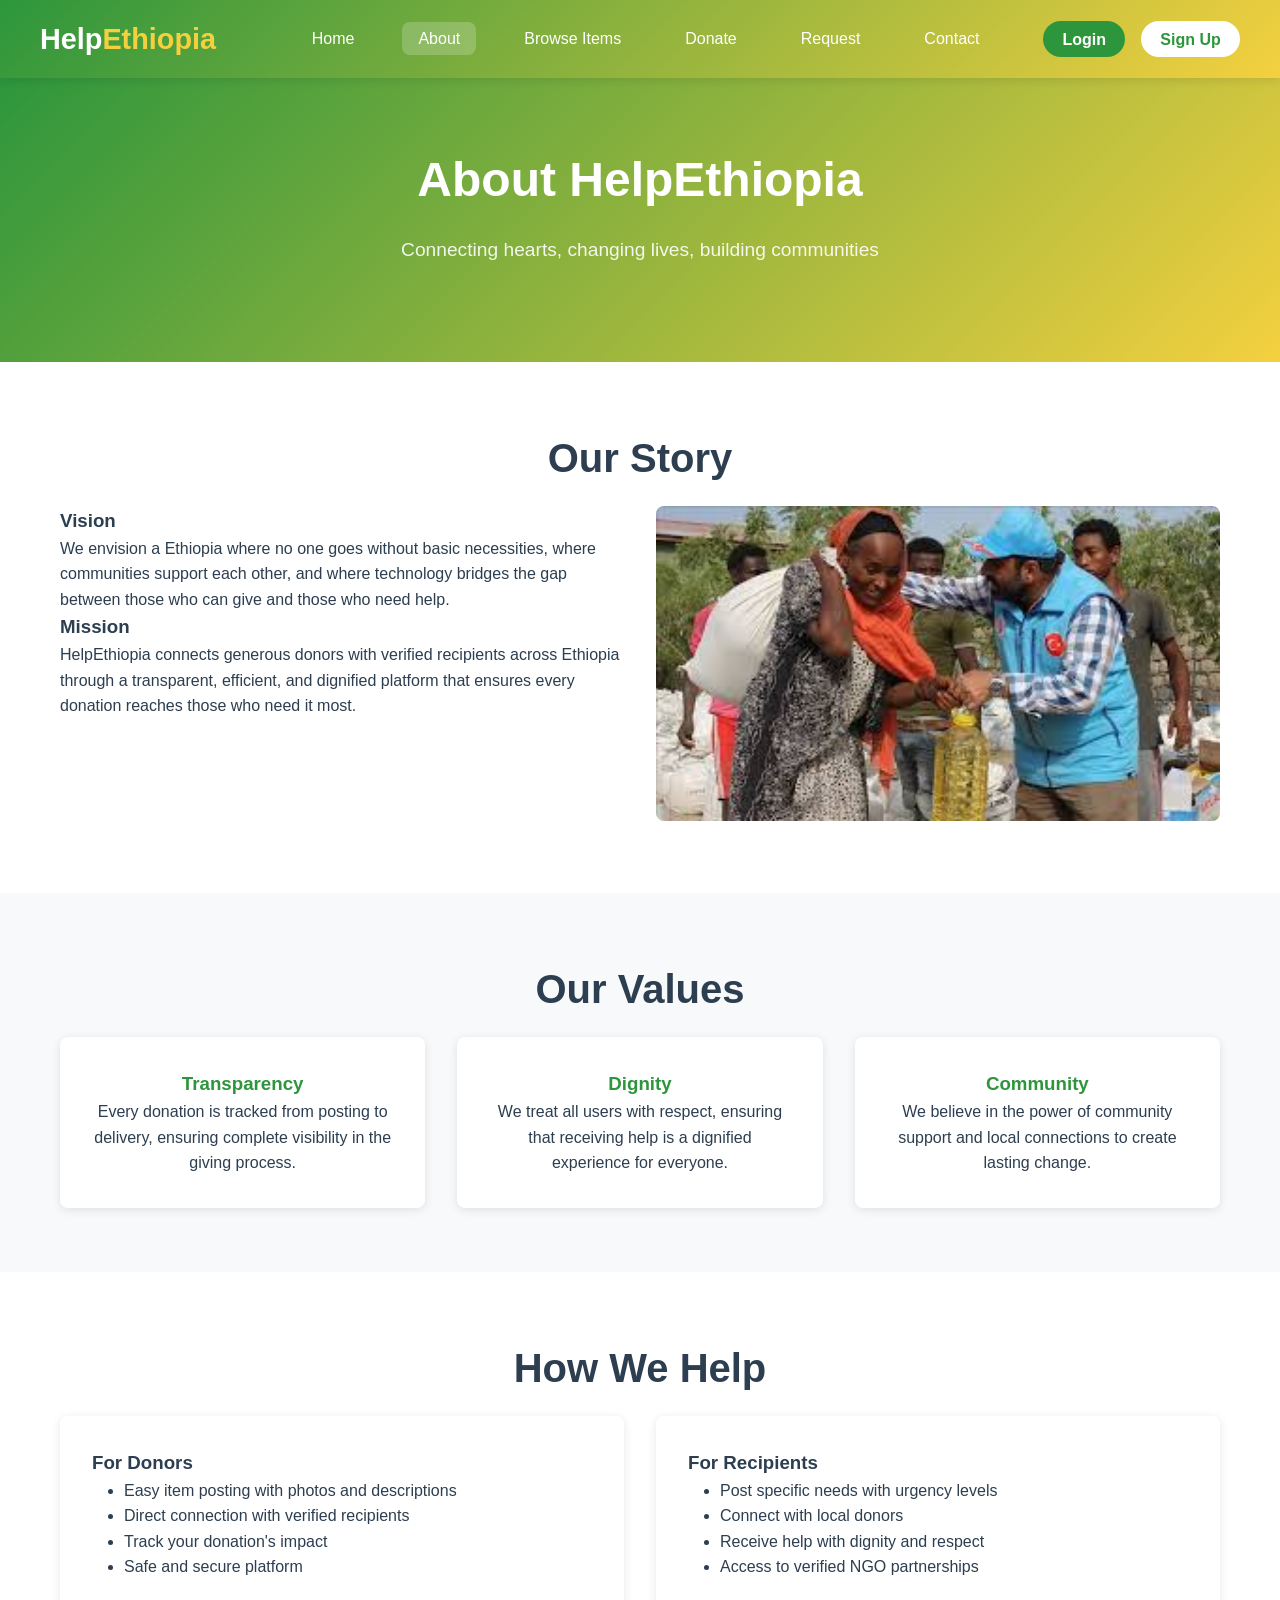
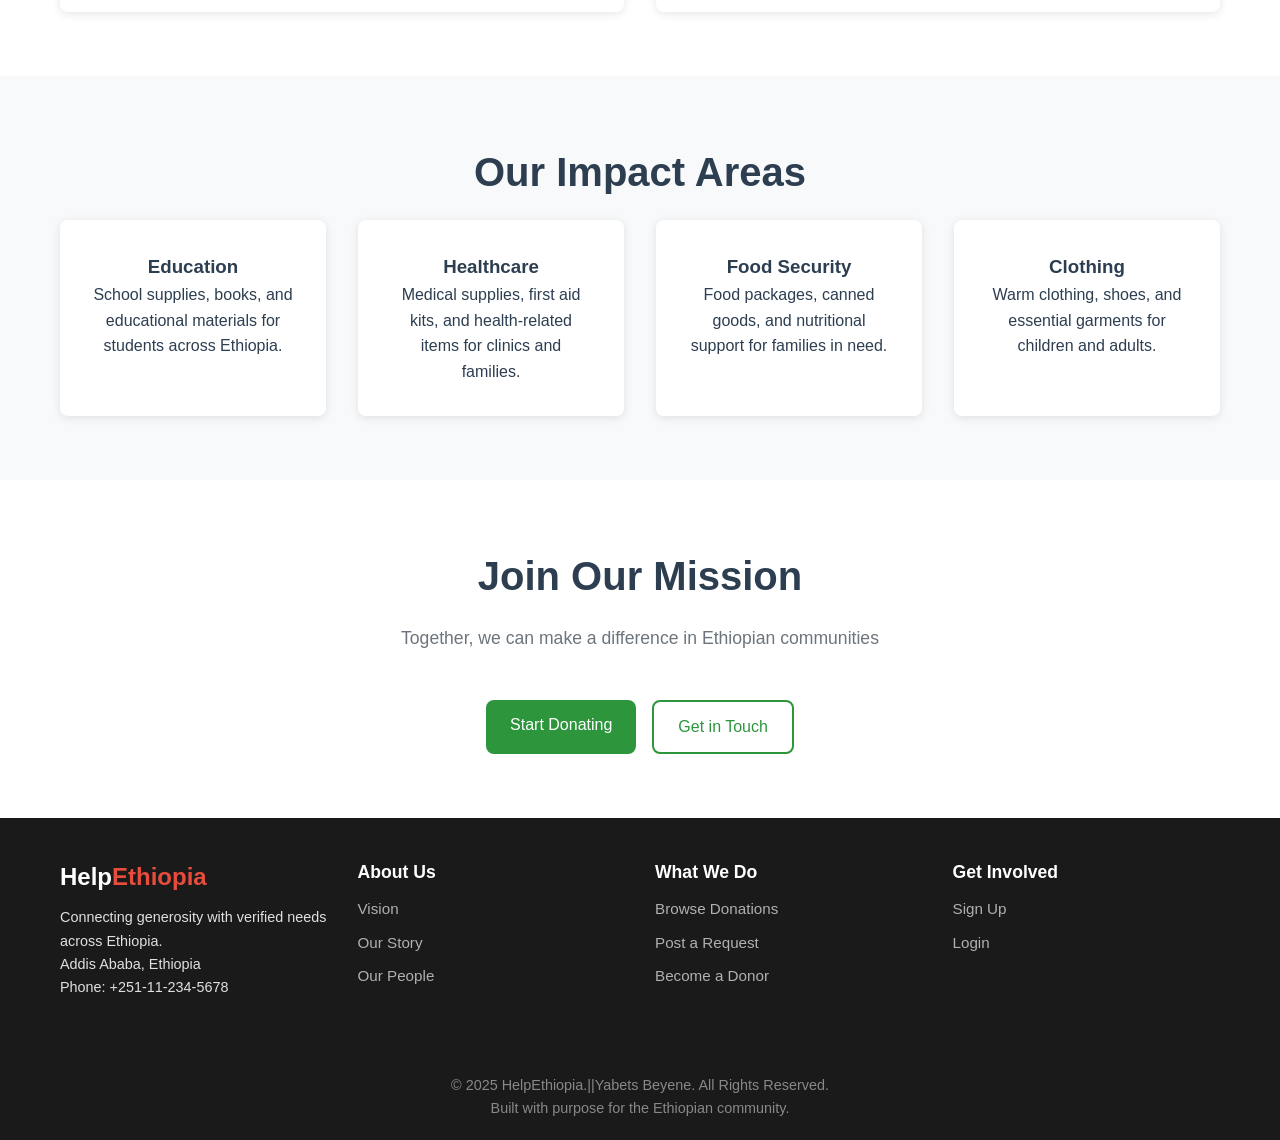
<file: about.html>
<!DOCTYPE html>
<html lang="en">
<head>
    <meta charset="UTF-8">
    <meta name="viewport" content="width=device-width, initial-scale=1.0">
    <title>About Us - HelpEthiopia</title>
    <link rel="icon" type="image/jpeg" href="images/download.jpg">
    <link rel="stylesheet" href="css/style.css">
    

</head>
<body>
    <!-- Navigation -->
    <header>
        <nav class="navbar container">
            <div class="logo">Help<span>Ethiopia</span></div>
            <ul class="nav-links">
                <li><a href="index.html">Home</a></li>
                <li><a href="about.html" class="active">About</a></li>
                <li><a href="items.html">Browse Items</a></li>
                <li><a href="donate.html">Donate</a></li>
                <li><a href="request.html">Request</a></li>
                <li><a href="contact.html">Contact</a></li>
            </ul>
            <ul class="nav-auth">
                <li><a href="login.html" class="btn-login">Login</a></li>
                <li><a href="signup.html" class="btn-signup">Sign Up</a></li>
            </ul>
        </nav>
    </header>

    <!-- Hero Section -->
    <section class="hero">
        <div class="container">
            <h1>About HelpEthiopia</h1>
            <p>Connecting hearts, changing lives, building communities</p>
        </div>
    </section>

    <!-- Our Story Section -->
    <section class="section">
        <div class="container">
            <h2 class="section-title">Our Story</h2>
            <div class="grid grid-2">
                <div>
                    <h3>Vision</h3>
                    <p>We envision a Ethiopia where no one goes without basic necessities, where communities support each other, and where technology bridges the gap between those who can give and those who need help.</p>
                    
                    <h3>Mission</h3>
                    <p>HelpEthiopia connects generous donors with verified recipients across Ethiopia through a transparent, efficient, and dignified platform that ensures every donation reaches those who need it most.</p>
                </div>
                <div>
                    <img src="images/giving food.jpg" alt="Community helping" style="width: 100%; border-radius: var(--border-radius);">
                </div>
            </div>
        </div>
    </section>

    <!-- Values Section -->
    <section class="section" style="background-color: var(--light-gray);">
        <div class="container">
            <h2 class="section-title">Our Values</h2>
            <div class="grid grid-3">
                <div class="card text-center">
                    <h3 style="color: var(--primary-green);">Transparency</h3>
                    <p>Every donation is tracked from posting to delivery, ensuring complete visibility in the giving process.</p>
                </div>
                <div class="card text-center">
                    <h3 style="color: var(--primary-green);">Dignity</h3>
                    <p>We treat all users with respect, ensuring that receiving help is a dignified experience for everyone.</p>
                </div>
                <div class="card text-center">
                    <h3 style="color: var(--primary-green);">Community</h3>
                    <p>We believe in the power of community support and local connections to create lasting change.</p>
                </div>
            </div>
        </div>
    </section>

    <!-- How We Help Section -->
    <section class="section">
        <div class="container">
            <h2 class="section-title">How We Help</h2>
            <div class="grid grid-2">
                <div class="card">
                    <h3>For Donors</h3>
                    <ul style="list-style: disc; margin-left: 2rem;">
                        <li>Easy item posting with photos and descriptions</li>
                        <li>Direct connection with verified recipients</li>
                        <li>Track your donation's impact</li>
                        <li>Safe and secure platform</li>
                    </ul>
                </div>
                <div class="card">
                    <h3>For Recipients</h3>
                    <ul style="list-style: disc; margin-left: 2rem;">
                        <li>Post specific needs with urgency levels</li>
                        <li>Connect with local donors</li>
                        <li>Receive help with dignity and respect</li>
                        <li>Access to verified NGO partnerships</li>
                    </ul>
                </div>
            </div>
        </div>
    </section>

    <!-- Team Section -->
    <section class="section" style="background-color: var(--light-gray);">
        <div class="container">
            <h2 class="section-title">Our Impact Areas</h2>
            <div class="grid grid-4">
                <div class="card text-center">
                    <h3>Education</h3>
                    <p>School supplies, books, and educational materials for students across Ethiopia.</p>
                </div>
                <div class="card text-center">
                    <h3>Healthcare</h3>
                    <p>Medical supplies, first aid kits, and health-related items for clinics and families.</p>
                </div>
                <div class="card text-center">
                    <h3>Food Security</h3>
                    <p>Food packages, canned goods, and nutritional support for families in need.</p>
                </div>
                <div class="card text-center">
                    <h3>Clothing</h3>
                    <p>Warm clothing, shoes, and essential garments for children and adults.</p>
                </div>
            </div>
        </div>
    </section>

    <!-- Call to Action -->
    <section class="section">
        <div class="container text-center">
            <h2 class="section-title">Join Our Mission</h2>
            <p class="section-subtitle">Together, we can make a difference in Ethiopian communities</p>
            <div class="hero-buttons">
                <a href="donate.html" class="btn btn-primary">Start Donating</a>
                <a href="contact.html" class="btn btn-outline">Get in Touch</a>
            </div>
        </div>
    </section>

    <!-- Footer -->
   <footer class="footer-main">
    <div class="container footer-content">
        <div class="footer-logo-col">
            <div class="footer-logo">Help<span>Ethiopia</span></div>
            <p class="footer-info">
                Connecting generosity with verified needs across Ethiopia.<br>
                Addis Ababa, Ethiopia<br>
                Phone: +251-11-234-5678
            </p>
            <div class="footer-social">
                <a href="#"><i class="fab fa-facebook-f"></i></a>
                <a href="#"><i class="fab fa-twitter"></i></a>
                <a href="#"><i class="fab fa-instagram"></i></a>
                <a href="#"><i class="fab fa-linkedin-in"></i></a>
            </div>
        </div>

        <div class="footer-col">
            <h4>About Us</h4>
            <ul>
                <li><a href="about.html#vision">Vision</a></li>
                <li><a href="about.html#story">Our Story</a></li>
                <li><a href="about.html#team">Our People</a></li>
            </ul>
        </div>

        <div class="footer-col">
            <h4>What We Do</h4>
            <ul>
                <li><a href="items.html">Browse Donations</a></li>
                <li><a href="request.html">Post a Request</a></li>
                <li><a href="donate.html">Become a Donor</a></li>
            </ul>
        </div>

        <div class="footer-col">
            <h4>Get Involved</h4>
            <ul>
                <li><a href="signup.html">Sign Up</a></li>
                <li><a href="login.html">Login</a></li>
            </ul>
        </div>
    </div>

    <div class="footer-bottom">
        <p>&copy; 2025 HelpEthiopia.||Yabets Beyene. All Rights Reserved.</p>
        <p>Built with purpose for the Ethiopian community.</p>
    </div>
</footer>

    <script src="js/main.js"></script>
</body>
</html>
</file>
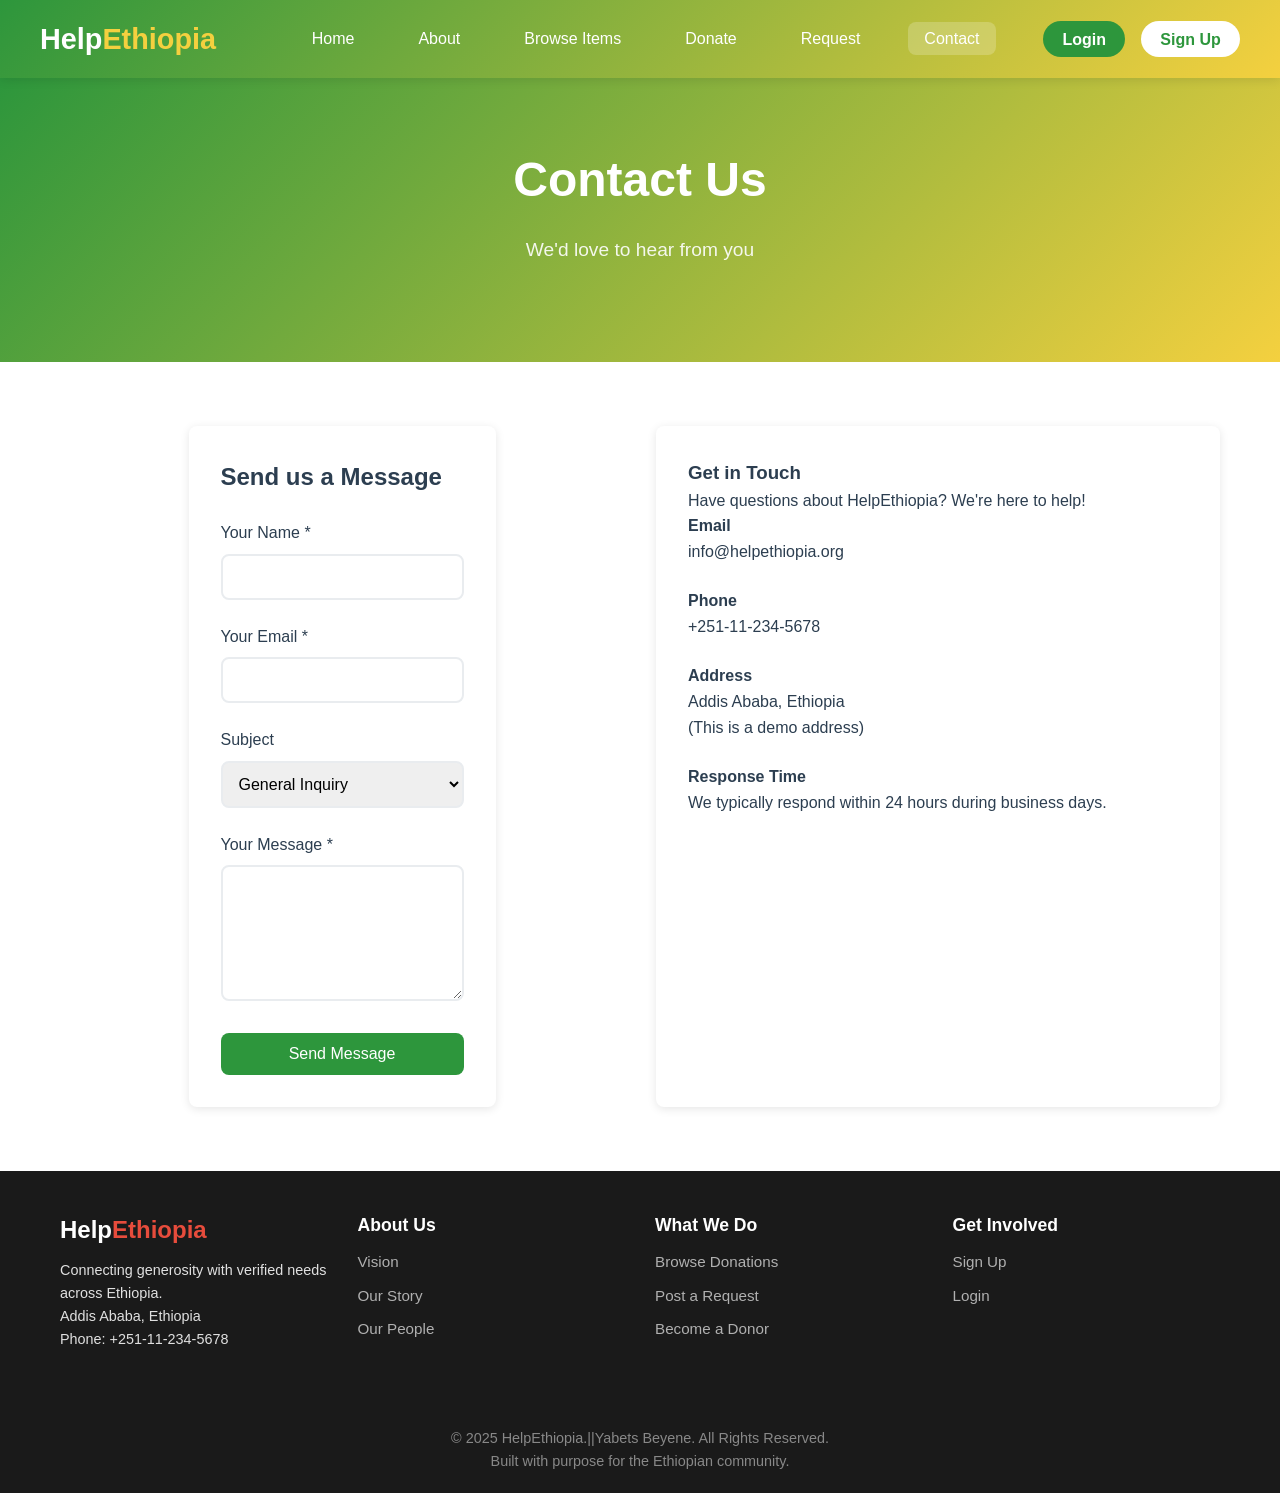
<file: contact.html>
<!DOCTYPE html>
<html lang="en">
<head>
    <meta charset="UTF-8">
    <meta name="viewport" content="width=device-width, initial-scale=1.0">
    <title>Contact Us - HelpEthiopia</title>
    <link rel="icon" type="image/jpeg" href="images/download.jpg">
    <link rel="stylesheet" href="css/style.css">
    
</head>
<body>
    <!-- Navigation -->
    <header>
        <nav class="navbar container">
            <div class="logo">Help<span>Ethiopia</span></div>
            <ul class="nav-links">
                <li><a href="index.html">Home</a></li>
                <li><a href="about.html">About</a></li>
                <li><a href="items.html">Browse Items</a></li>
                <li><a href="donate.html">Donate</a></li>
                <li><a href="request.html">Request</a></li>
                <li><a href="contact.html" class="active">Contact</a></li>
            </ul>
            <ul class="nav-auth">
                <li><a href="login.html" class="btn-login">Login</a></li>
                <li><a href="signup.html" class="btn-signup">Sign Up</a></li>
            </ul>
        </nav>
    </header>

    <!-- Hero Section -->
    <section class="hero">
        <div class="container">
            <h1>Contact Us</h1>
            <p>We'd love to hear from you</p>
        </div>
    </section>

    <!-- Contact Form Section -->
    <section class="section">
        <div class="container">
            <div class="grid grid-2">
                <!-- Contact Form -->
                <div class="form-container">
                    <h2 class="mb-3">Send us a Message</h2>
                    
                    <form id="contactForm">
                        <div class="form-group">
                            <label for="name">Your Name *</label>
                            <input type="text" id="name" name="name" class="form-control" required>
                        </div>

                        <div class="form-group">
                            <label for="email">Your Email *</label>
                            <input type="email" id="email" name="email" class="form-control" required>
                        </div>

                        <div class="form-group">
                            <label for="subject">Subject</label>
                            <select id="subject" name="subject" class="form-control">
                                <option value="General Inquiry">General Inquiry</option>
                                <option value="Partnership">Partnership Opportunity</option>
                                <option value="Technical Support">Technical Support</option>
                                <option value="Feedback">Feedback</option>
                                <option value="Other">Other</option>
                            </select>
                        </div>

                        <div class="form-group">
                            <label for="message">Your Message *</label>
                            <textarea id="message" name="message" class="form-control" rows="6" required></textarea>
                        </div>

                        <button type="submit" class="btn btn-primary" style="width: 100%;">Send Message</button>
                    </form>
                </div>

                <!-- Contact Information -->
                <div class="card">
                    <h3>Get in Touch</h3>
                    <p>Have questions about HelpEthiopia? We're here to help!</p>
                    
                    <div class="mb-3">
                        <h4>Email</h4>
                        <p>info@helpethiopia.org</p>
                    </div>
                    
                    <div class="mb-3">
                        <h4>Phone</h4>
                        <p>+251-11-234-5678</p>
                    </div>
                    
                    <div class="mb-3">
                        <h4>Address</h4>
                        <p>Addis Ababa, Ethiopia<br>
                        (This is a demo address)</p>
                    </div>
                    
                    <div class="mb-3">
                        <h4>Response Time</h4>
                        <p>We typically respond within 24 hours during business days.</p>
                    </div>
                </div>
            </div>
        </div>
    </section>

    <!-- Footer -->
   <footer class="footer-main">
    <div class="container footer-content">
        <div class="footer-logo-col">
            <div class="footer-logo">Help<span>Ethiopia</span></div>
            <p class="footer-info">
                Connecting generosity with verified needs across Ethiopia.<br>
                Addis Ababa, Ethiopia<br>
                Phone: +251-11-234-5678
            </p>
            <div class="footer-social">
                <a href="#"><i class="fab fa-facebook-f"></i></a>
                <a href="#"><i class="fab fa-twitter"></i></a>
                <a href="#"><i class="fab fa-instagram"></i></a>
                <a href="#"><i class="fab fa-linkedin-in"></i></a>
            </div>
        </div>

        <div class="footer-col">
            <h4>About Us</h4>
            <ul>
                <li><a href="about.html#vision">Vision</a></li>
                <li><a href="about.html#story">Our Story</a></li>
                <li><a href="about.html#team">Our People</a></li>
            </ul>
        </div>

        <div class="footer-col">
            <h4>What We Do</h4>
            <ul>
                <li><a href="items.html">Browse Donations</a></li>
                <li><a href="request.html">Post a Request</a></li>
                <li><a href="donate.html">Become a Donor</a></li>
            </ul>
        </div>

        <div class="footer-col">
            <h4>Get Involved</h4>
            <ul>
                <li><a href="signup.html">Sign Up</a></li>
                <li><a href="login.html">Login</a></li>
            </ul>
        </div>
    </div>

    <div class="footer-bottom">
        <p>&copy; 2025 HelpEthiopia.||Yabets Beyene. All Rights Reserved.</p>
        <p>Built with purpose for the Ethiopian community.</p>
    </div>
</footer>

    <script src="js/main.js"></script>
    <script src="js/contact.js"></script>
</body>
</html>
</file>
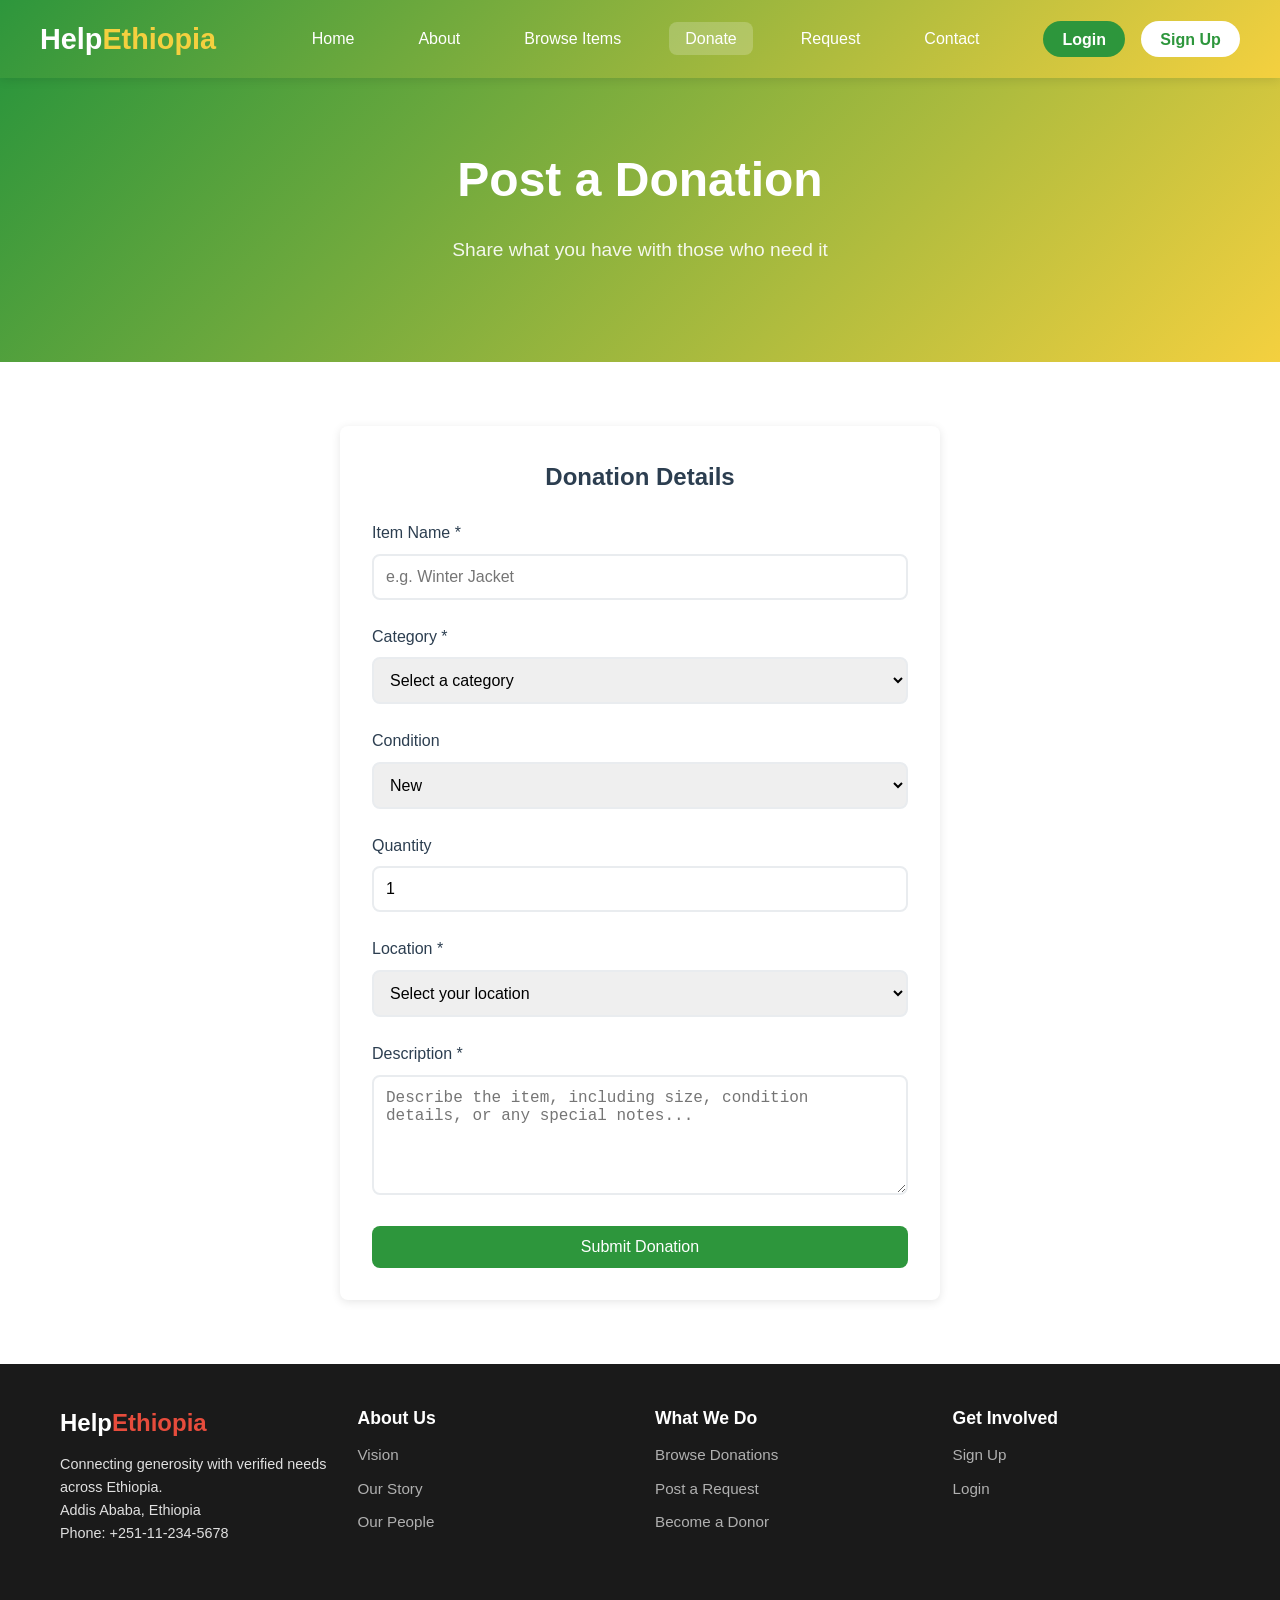
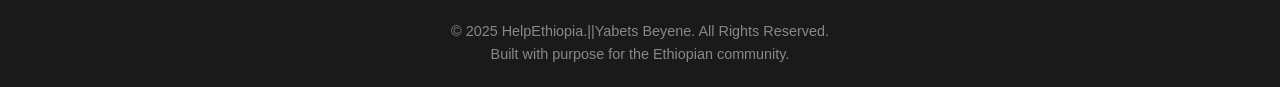
<file: donate.html>
<!DOCTYPE html>
<html lang="en">
<head>
    <meta charset="UTF-8">
    <meta name="viewport" content="width=device-width, initial-scale=1.0">
    <title>Donate Item - HelpEthiopia</title>
    <link rel="icon" type="image/jpeg" href="images/download.jpg">
    <link rel="stylesheet" href="css/style.css">
    <link rel="stylesheet" href="css/forms.css">
</head>
<body>
    <!-- Navigation -->
    <header>
        <nav class="navbar container">
            <div class="logo">Help<span>Ethiopia</span></div>
            <ul class="nav-links">
                <li><a href="index.html">Home</a></li>
                <li><a href="about.html">About</a></li>
                <li><a href="items.html">Browse Items</a></li>
                <li><a href="donate.html" class="active">Donate</a></li>
                <li><a href="request.html">Request</a></li>
                <li><a href="contact.html">Contact</a></li>
            </ul>
            <ul class="nav-auth">
                <li><a href="login.html" class="btn-login">Login</a></li>
                <li><a href="signup.html" class="btn-signup">Sign Up</a></li>
            </ul>
        </nav>
    </header>

    <!-- Hero Section -->
    <section class="hero">
        <div class="container">
            <h1>Post a Donation</h1>
            <p>Share what you have with those who need it</p>
        </div>
    </section>

    <!-- Donation Form -->
    <section class="section">
        <div class="container">
            <div class="form-container">
                <h2 class="text-center mb-3">Donation Details</h2>
                
                <form id="donateForm">
                    <div class="form-group">
                        <label for="itemName">Item Name *</label>
                        <input type="text" id="itemName" name="itemName" class="form-control" placeholder="e.g. Winter Jacket" required>
                    </div>

                    <div class="form-group">
                        <label for="category">Category *</label>
                        <select id="category" name="category" class="form-control" required>
                            <option value="">Select a category</option>
                            <option value="Clothing">Clothing</option>
                            <option value="Food">Food</option>
                            <option value="Education">Education</option>
                            <option value="Healthcare">Healthcare</option>
                            <option value="Electronics">Electronics</option>
                            <option value="Other">Other</option>
                        </select>
                    </div>

                    <div class="form-group">
                        <label for="condition">Condition</label>
                        <select id="condition" name="condition" class="form-control">
                            <option value="New">New</option>
                            <option value="Like New">Like New</option>
                            <option value="Good">Good</option>
                            <option value="Fair">Fair</option>
                        </select>
                    </div>

                    <div class="form-group">
                        <label for="quantity">Quantity</label>
                        <input type="number" id="quantity" name="quantity" class="form-control" value="1" min="1">
                    </div>

                    <div class="form-group">
                        <label for="location">Location *</label>
                        <select id="location" name="location" class="form-control" required>
                            <option value="">Select your location</option>
                            <option value="Addis Ababa">Addis Ababa</option>
                            <option value="Hawassa">Hawassa</option>
                            <option value="Adama">Adama</option>
                            <option value="Gondar">Gondar</option>
                            <option value="Bahir Dar">Bahir Dar</option>
                            <option value="Mekelle">Mekelle</option>
                            <option value="Dire Dawa">Dire Dawa</option>
                            <option value="Jimma">Jimma</option>
                        </select>
                    </div>

                    <div class="form-group">
                        <label for="description">Description *</label>
                        <textarea id="description" name="description" class="form-control" placeholder="Describe the item, including size, condition details, or any special notes..." required></textarea>
                    </div>

                    <button type="submit" class="btn btn-primary" style="width: 100%;">Submit Donation</button>
                </form>
            </div>
        </div>
    </section>

    <footer class="footer-main">
    <div class="container footer-content">
        <div class="footer-logo-col">
            <div class="footer-logo">Help<span>Ethiopia</span></div>
            <p class="footer-info">
                Connecting generosity with verified needs across Ethiopia.<br>
                Addis Ababa, Ethiopia<br>
                Phone: +251-11-234-5678
            </p>
            <div class="footer-social">
                <a href="#"><i class="fab fa-facebook-f"></i></a>
                <a href="#"><i class="fab fa-twitter"></i></a>
                <a href="#"><i class="fab fa-instagram"></i></a>
                <a href="#"><i class="fab fa-linkedin-in"></i></a>
            </div>
        </div>

        <div class="footer-col">
            <h4>About Us</h4>
            <ul>
                <li><a href="about.html#vision">Vision</a></li>
                <li><a href="about.html#story">Our Story</a></li>
                <li><a href="about.html#team">Our People</a></li>
            </ul>
        </div>

        <div class="footer-col">
            <h4>What We Do</h4>
            <ul>
                <li><a href="items.html">Browse Donations</a></li>
                <li><a href="request.html">Post a Request</a></li>
                <li><a href="donate.html">Become a Donor</a></li>
            </ul>
        </div>

        <div class="footer-col">
            <h4>Get Involved</h4>
            <ul>
                <li><a href="signup.html">Sign Up</a></li>
                <li><a href="login.html">Login</a></li>
            </ul>
        </div>
    </div>

    <div class="footer-bottom">
        <p>&copy; 2025 HelpEthiopia.||Yabets Beyene. All Rights Reserved.</p>
        <p>Built with purpose for the Ethiopian community.</p>
    </div>
</footer>


    <script src="js/main.js"></script>
    <script src="js/donate.js"></script>
</body>
</html>
</file>
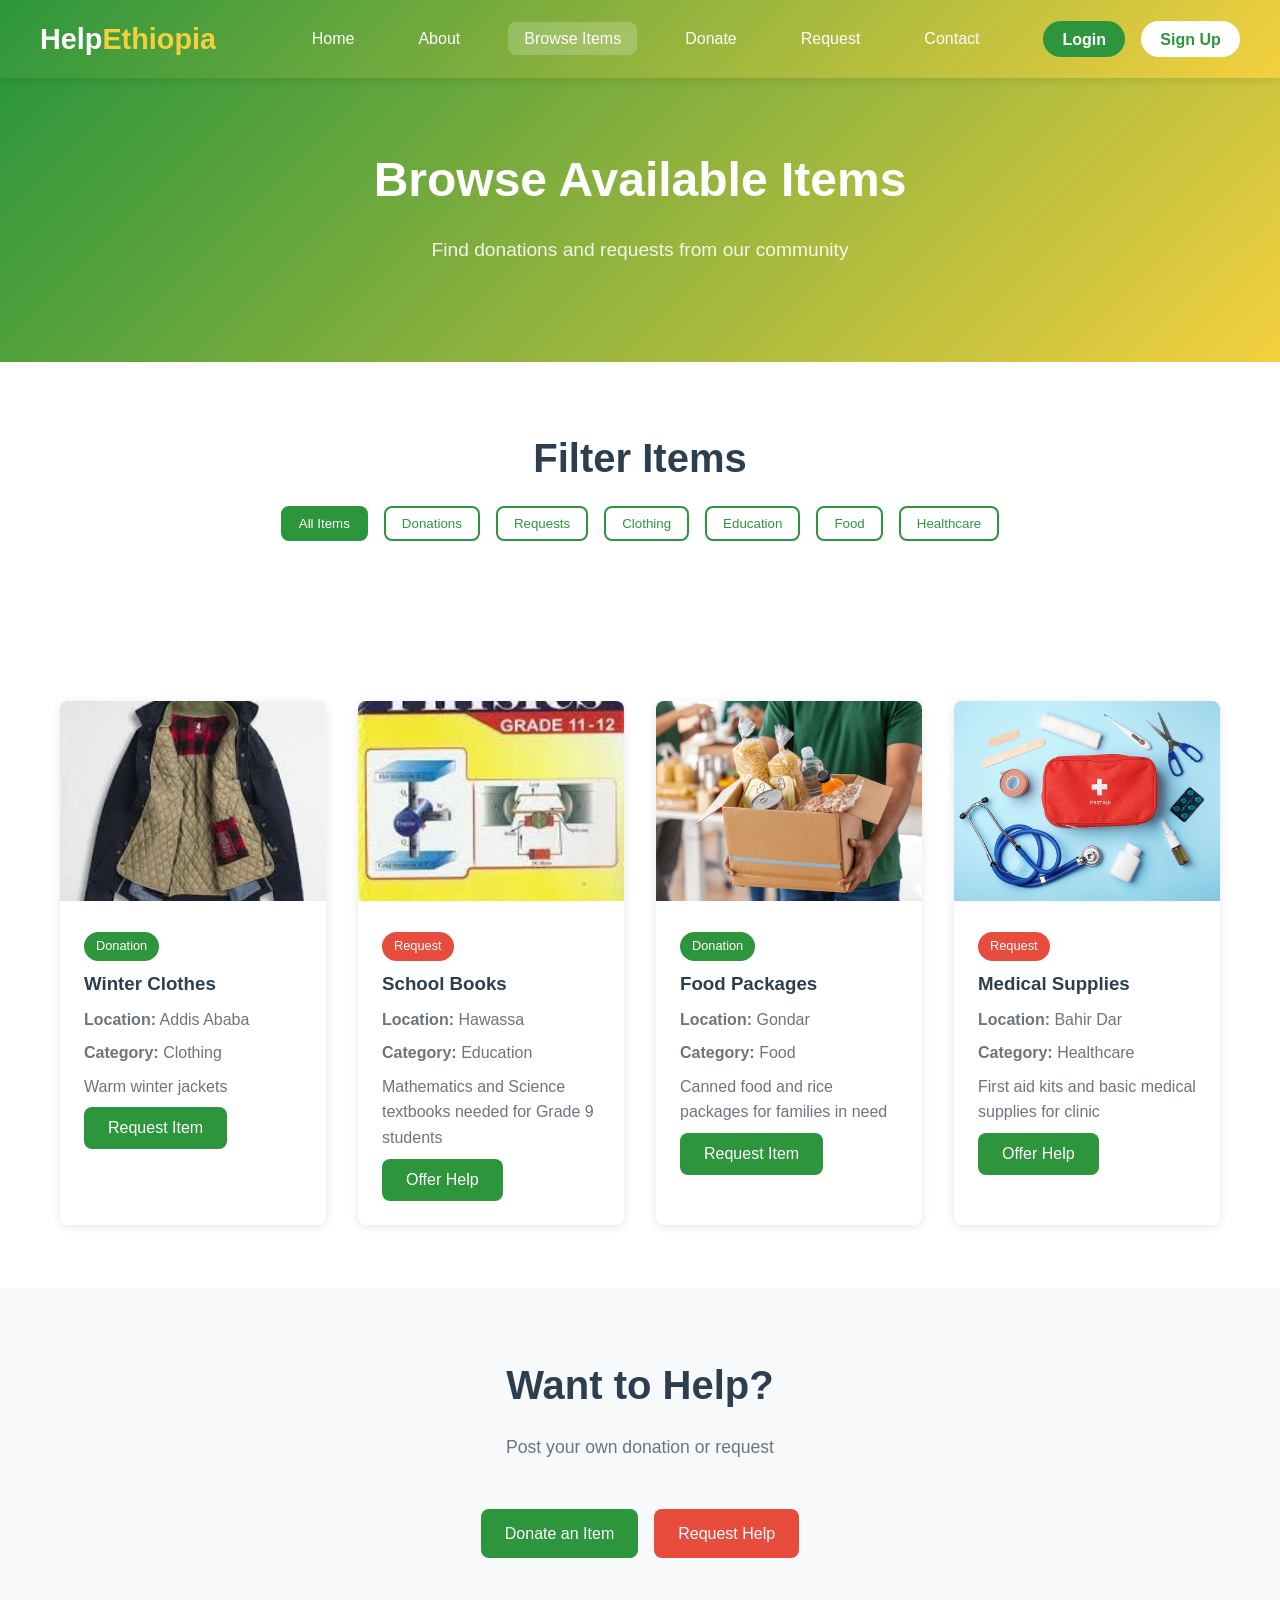
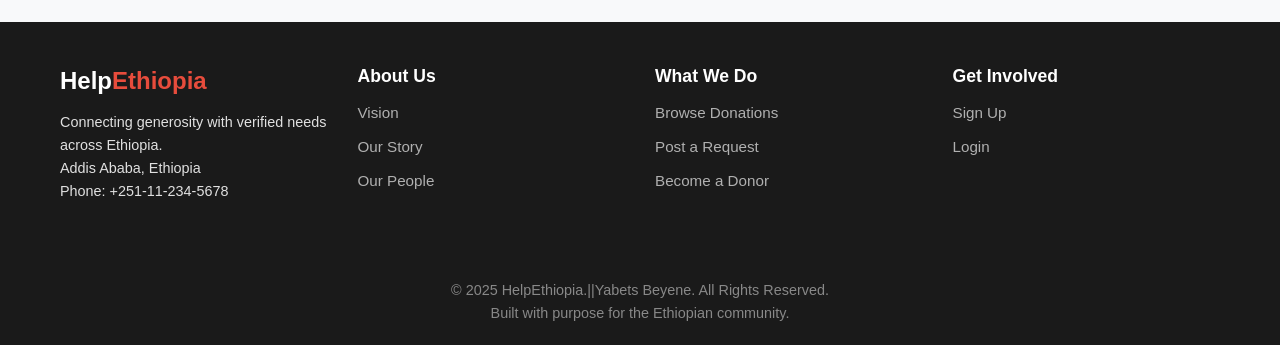
<file: items.html>
<!DOCTYPE html>
<html lang="en">
<head>
    <meta charset="UTF-8">
    <meta name="viewport" content="width=device-width, initial-scale=1.0">
    <title>Browse Items - HelpEthiopia</title>
    <link rel="icon" type="image/jpeg" href="images/download.jpg">
    <link rel="stylesheet" href="css/style.css">
    <link rel="stylesheet" href="css/items.css">
</head>
<body>
    <!-- Navigation -->
    <header>
        <nav class="navbar container">
            <div class="logo">Help<span>Ethiopia</span></div>
            <ul class="nav-links">
                <li><a href="index.html">Home</a></li>
                <li><a href="about.html">About</a></li>
                <li><a href="items.html" class="active">Browse Items</a></li>
                <li><a href="donate.html">Donate</a></li>
                <li><a href="request.html">Request</a></li>
                <li><a href="contact.html">Contact</a></li>
            </ul>
            <ul class="nav-auth">
                <li><a href="login.html" class="btn-login">Login</a></li>
                <li><a href="signup.html" class="btn-signup">Sign Up</a></li>
            </ul>
        </nav>
    </header>

    <!-- Hero Section -->
    <section class="hero">
        <div class="container">
            <h1>Browse Available Items</h1>
            <p>Find donations and requests from our community</p>
        </div>
    </section>

    <!-- Filters Section -->
    <section class="section">
        <div class="container">
            <h2 class="section-title">Filter Items</h2>
            <div class="filters">
                <button class="filter-btn active" data-filter="all">All Items</button>
                <button class="filter-btn" data-filter="donation">Donations</button>
                <button class="filter-btn" data-filter="request">Requests</button>
                <button class="filter-btn" data-filter="clothing">Clothing</button>
                <button class="filter-btn" data-filter="education">Education</button>
                <button class="filter-btn" data-filter="food">Food</button>
                <button class="filter-btn" data-filter="healthcare">Healthcare</button>
            </div>
        </div>
    </section>

    <!-- Items Grid -->
    <section class="section">
        <div class="container">
            <div id="itemsContainer" class="grid grid-3">
                <!-- Items will be loaded by JavaScript -->
                <div class="card text-center">
                    <p>Loading items...</p>
                </div>
            </div>
        </div>
    </section>

    <!-- Call to Action -->
    <section class="section" style="background-color: var(--light-gray);">
        <div class="container text-center">
            <h2 class="section-title">Want to Help?</h2>
            <p class="section-subtitle">Post your own donation or request</p>
            <div class="hero-buttons">
                <a href="donate.html" class="btn btn-primary">Donate an Item</a>
                <a href="request.html" class="btn btn-secondary">Request Help</a>
            </div>
        </div>
    </section>

    <!-- Footer -->
    <footer class="footer-main">
    <div class="container footer-content">
        <div class="footer-logo-col">
            <div class="footer-logo">Help<span>Ethiopia</span></div>
            <p class="footer-info">
                Connecting generosity with verified needs across Ethiopia.<br>
                Addis Ababa, Ethiopia<br>
                Phone: +251-11-234-5678
            </p>
            <div class="footer-social">
                <a href="#"><i class="fab fa-facebook-f"></i></a>
                <a href="#"><i class="fab fa-twitter"></i></a>
                <a href="#"><i class="fab fa-instagram"></i></a>
                <a href="#"><i class="fab fa-linkedin-in"></i></a>
            </div>
        </div>

        <div class="footer-col">
            <h4>About Us</h4>
            <ul>
                <li><a href="about.html#vision">Vision</a></li>
                <li><a href="about.html#story">Our Story</a></li>
                <li><a href="about.html#team">Our People</a></li>
            </ul>
        </div>

        <div class="footer-col">
            <h4>What We Do</h4>
            <ul>
                <li><a href="items.html">Browse Donations</a></li>
                <li><a href="request.html">Post a Request</a></li>
                <li><a href="donate.html">Become a Donor</a></li>
            </ul>
        </div>

        <div class="footer-col">
            <h4>Get Involved</h4>
            <ul>
                <li><a href="signup.html">Sign Up</a></li>
                <li><a href="login.html">Login</a></li>
            </ul>
        </div>
    </div>

    <div class="footer-bottom">
        <p>&copy; 2025 HelpEthiopia.||Yabets Beyene. All Rights Reserved.</p>
        <p>Built with purpose for the Ethiopian community.</p>
    </div>
</footer>


    <script src="js/main.js"></script>
    <script src="js/items.js"></script>
</body>
</html>
</file>
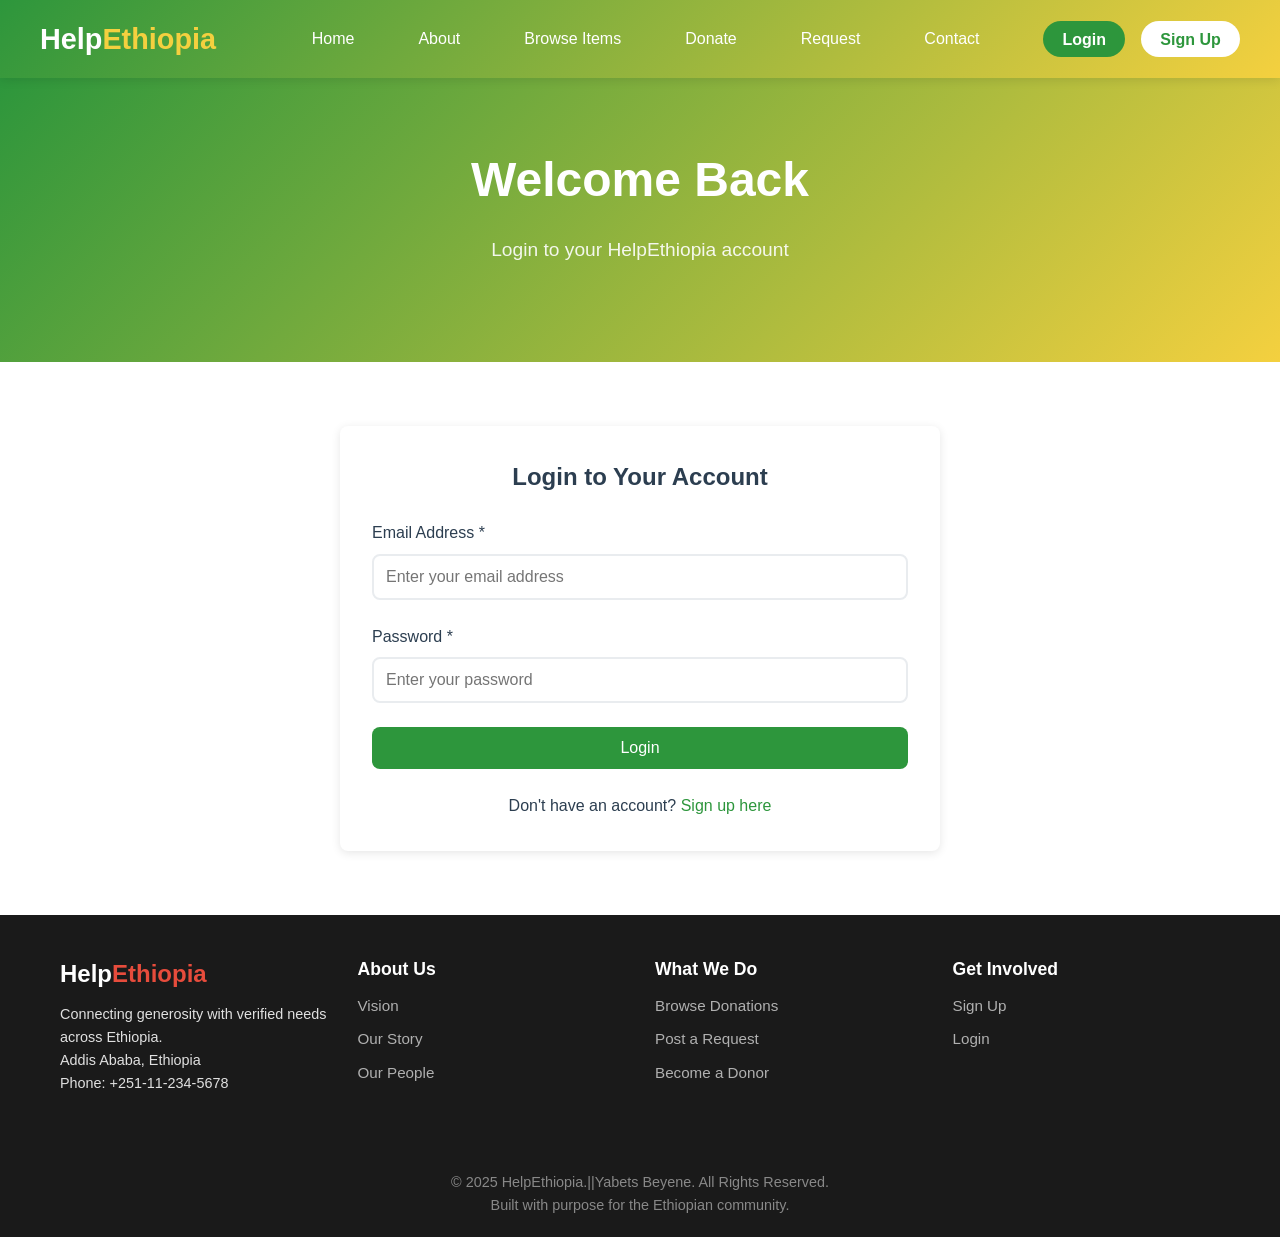
<file: login.html>
<!DOCTYPE html>
<html lang="en">
<head>
    <meta charset="UTF-8">
    <meta name="viewport" content="width=device-width, initial-scale=1.0">
    <title>Login - HelpEthiopia</title>
    <link rel="icon" type="image/jpeg" href="images/download.jpg">
    <link rel="stylesheet" href="css/style.css">
    <link rel="stylesheet" href="css/forms.css">
</head>
<body>
    <!-- Navigation -->
    <header>
        <nav class="navbar container">
            <div class="logo">Help<span>Ethiopia</span></div>
            <ul class="nav-links">
                <li><a href="index.html">Home</a></li>
                <li><a href="about.html">About</a></li>
                <li><a href="items.html">Browse Items</a></li>
                <li><a href="donate.html">Donate</a></li>
                <li><a href="request.html">Request</a></li>
                <li><a href="contact.html">Contact</a></li>
            </ul>
            <ul class="nav-auth">
                <li><a href="login.html" class="btn-login active">Login</a></li>
                <li><a href="signup.html" class="btn-signup">Sign Up</a></li>
            </ul>
        </nav>
    </header>

    <!-- Hero Section -->
    <section class="hero">
        <div class="container">
            <h1>Welcome Back</h1>
            <p>Login to your HelpEthiopia account</p>
        </div>
    </section>

    <!-- Login Form -->
    <section class="section">
        <div class="container">
            <div class="form-container">
                <h2 class="text-center mb-3">Login to Your Account</h2>
                
                <form id="loginForm">
                    <div class="form-group">
                        <label for="loginEmail">Email Address *</label>
                        <input type="email" id="loginEmail" name="loginEmail" class="form-control" placeholder="Enter your email address" required>
                    </div>

                    <div class="form-group">
                        <label for="loginPassword">Password *</label>
                        <input type="password" id="loginPassword" name="loginPassword" class="form-control" placeholder="Enter your password" required>
                    </div>

                    <button type="submit" class="btn btn-primary" style="width: 100%;">Login</button>
                </form>

                <div class="text-center mt-3">
                    <p>Don't have an account? <a href="signup.html" style="color: var(--primary-green);">Sign up here</a></p>
                </div>
            </div>
        </div>
    </section>

  <footer class="footer-main">
    <div class="container footer-content">
        <div class="footer-logo-col">
            <div class="footer-logo">Help<span>Ethiopia</span></div>
            <p class="footer-info">
                Connecting generosity with verified needs across Ethiopia.<br>
                Addis Ababa, Ethiopia<br>
                Phone: +251-11-234-5678
            </p>
            <div class="footer-social">
                <a href="#"><i class="fab fa-facebook-f"></i></a>
                <a href="#"><i class="fab fa-twitter"></i></a>
                <a href="#"><i class="fab fa-instagram"></i></a>
                <a href="#"><i class="fab fa-linkedin-in"></i></a>
            </div>
        </div>

        <div class="footer-col">
            <h4>About Us</h4>
            <ul>
                <li><a href="about.html#vision">Vision</a></li>
                <li><a href="about.html#story">Our Story</a></li>
                <li><a href="about.html#team">Our People</a></li>
            </ul>
        </div>

        <div class="footer-col">
            <h4>What We Do</h4>
            <ul>
                <li><a href="items.html">Browse Donations</a></li>
                <li><a href="request.html">Post a Request</a></li>
                <li><a href="donate.html">Become a Donor</a></li>
            </ul>
        </div>

        <div class="footer-col">
            <h4>Get Involved</h4>
            <ul>
                <li><a href="signup.html">Sign Up</a></li>
                <li><a href="login.html">Login</a></li>
            </ul>
        </div>
    </div>

    <div class="footer-bottom">
        <p>&copy; 2025 HelpEthiopia.||Yabets Beyene. All Rights Reserved.</p>
        <p>Built with purpose for the Ethiopian community.</p>
    </div>
</footer>

    <script src="js/main.js"></script>
    <script src="js/auth.js"></script>
</body>
</html>
</file>
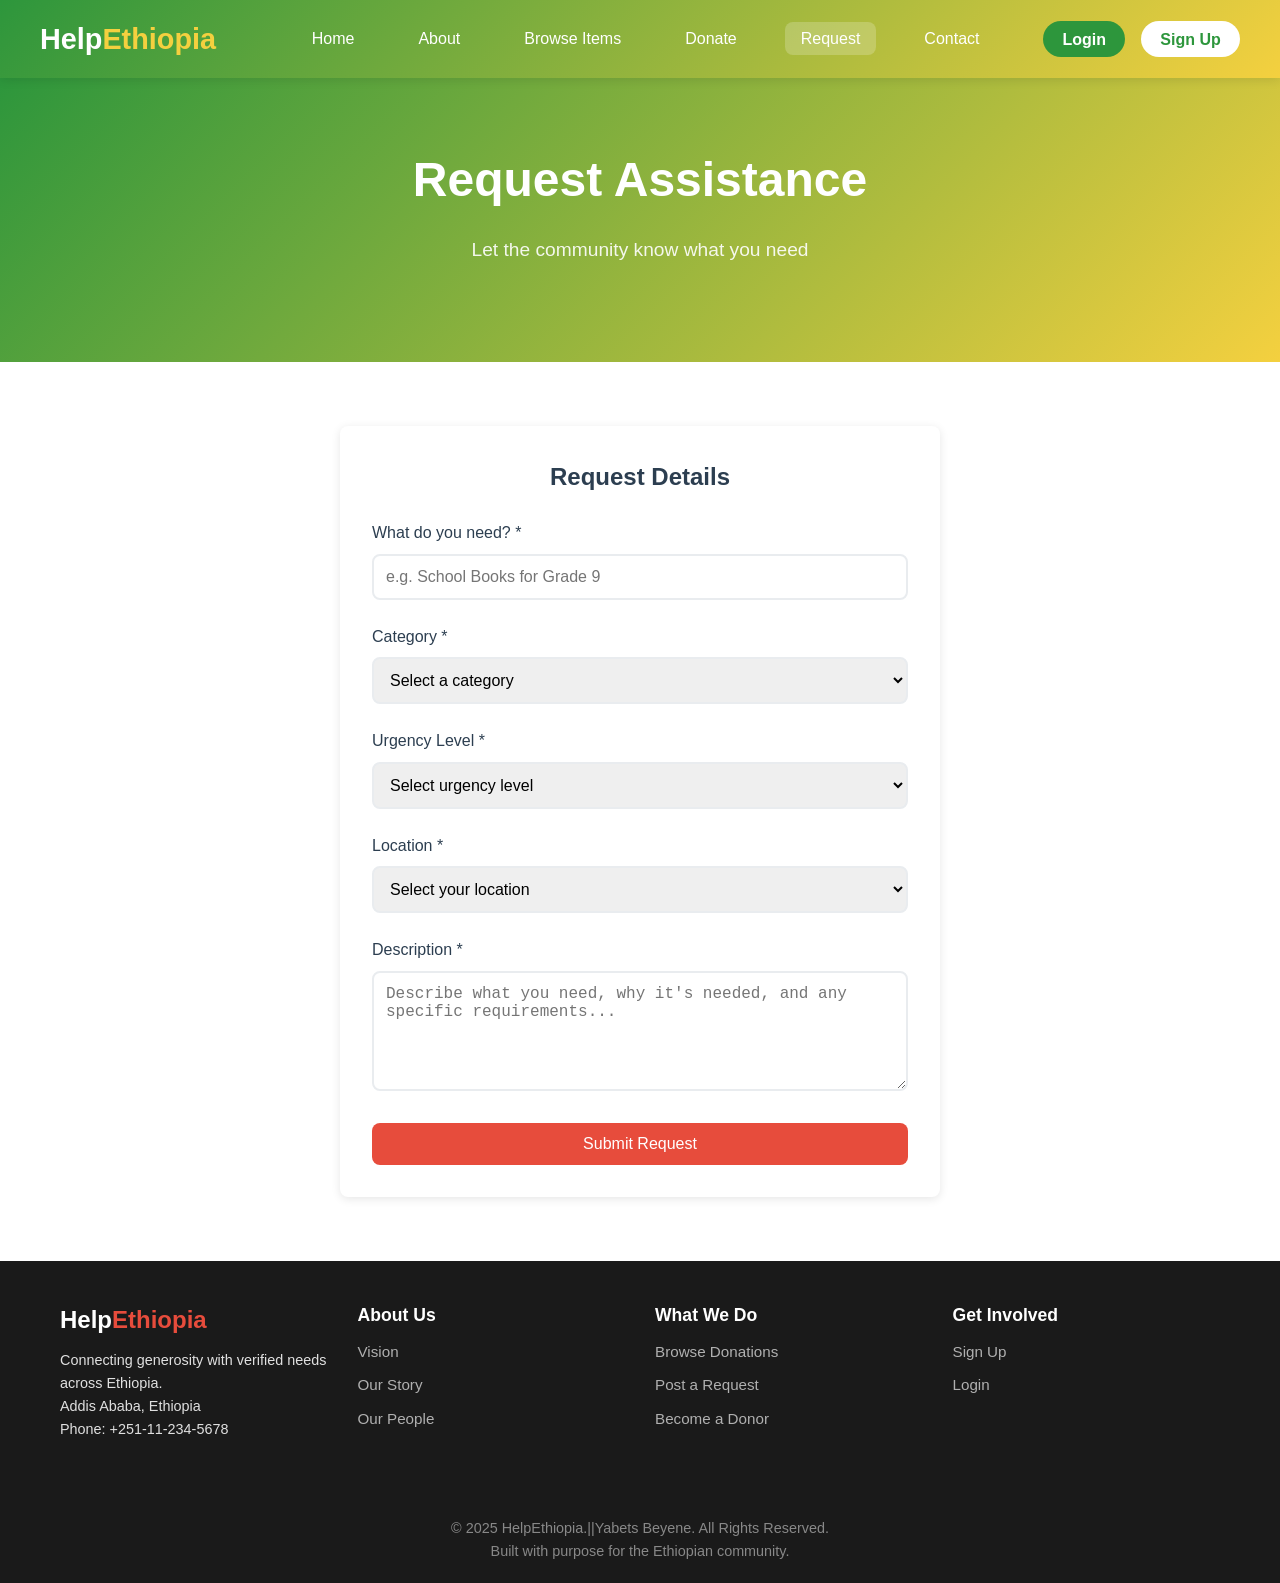
<file: request.html>
<!DOCTYPE html>
<html lang="en">
<head>
    <meta charset="UTF-8">
    <meta name="viewport" content="width=device-width, initial-scale=1.0">
    <title>Request Item - HelpEthiopia</title>
    <link rel="icon" type="image/jpeg" href="images/download.jpg">
    <link rel="stylesheet" href="css/style.css">
    <link rel="stylesheet" href="css/forms.css">
</head>
<body>
    <!-- Navigation -->
    <header>
        <nav class="navbar container">
            <div class="logo">Help<span>Ethiopia</span></div>
            <ul class="nav-links">
                <li><a href="index.html">Home</a></li>
                <li><a href="about.html">About</a></li>
                <li><a href="items.html">Browse Items</a></li>
                <li><a href="donate.html">Donate</a></li>
                <li><a href="request.html" class="active">Request</a></li>
                <li><a href="contact.html">Contact</a></li>
            </ul>
            <ul class="nav-auth">
                <li><a href="login.html" class="btn-login">Login</a></li>
                <li><a href="signup.html" class="btn-signup">Sign Up</a></li>
            </ul>
        </nav>
    </header>

    <!-- Hero Section -->
    <section class="hero">
        <div class="container">
            <h1>Request Assistance</h1>
            <p>Let the community know what you need</p>
        </div>
    </section>

    <!-- Request Form -->
    <section class="section">
        <div class="container">
            <div class="form-container">
                <h2 class="text-center mb-3">Request Details</h2>
                
                <form id="requestForm">
                    <div class="form-group">
                        <label for="itemName">What do you need? *</label>
                        <input type="text" id="itemName" name="itemName" class="form-control" placeholder="e.g. School Books for Grade 9" required>
                    </div>

                    <div class="form-group">
                        <label for="category">Category *</label>
                        <select id="category" name="category" class="form-control" required>
                            <option value="">Select a category</option>
                            <option value="Food">Food</option>
                            <option value="Clothing">Clothing</option>
                            <option value="Education">Education</option>
                            <option value="Healthcare">Healthcare</option>
                            <option value="Other">Other</option>
                        </select>
                    </div>

                    <div class="form-group">
                        <label for="urgency">Urgency Level *</label>
                        <select id="urgency" name="urgency" class="form-control" required>
                            <option value="">Select urgency level</option>
                            <option value="Low">Low - Can wait a few weeks</option>
                            <option value="Medium">Medium - Need within a week</option>
                            <option value="High">High - Need in 2-3 days</option>
                            <option value="Critical">Critical - Need Immediately</option>
                        </select>
                    </div>

                    <div class="form-group">
                        <label for="location">Location *</label>
                        <select id="location" name="location" class="form-control" required>
                            <option value="">Select your location</option>
                            <option value="Addis Ababa">Addis Ababa</option>
                            <option value="Hawassa">Hawassa</option>
                            <option value="Adama">Adama</option>
                            <option value="Gondar">Gondar</option>
                            <option value="Bahir Dar">Bahir Dar</option>
                            <option value="Mekelle">Mekelle</option>
                            <option value="Dire Dawa">Dire Dawa</option>
                            <option value="Jimma">Jimma</option>
                        </select>
                    </div>

                    <div class="form-group">
                        <label for="description">Description *</label>
                        <textarea id="description" name="description" class="form-control" placeholder="Describe what you need, why it's needed, and any specific requirements..." required></textarea>
                    </div>

                    <button type="submit" class="btn btn-secondary" style="width: 100%;">Submit Request</button>
                </form>
            </div>
        </div>
    </section>

    <!-- Footer -->
   <footer class="footer-main">
    <div class="container footer-content">
        <div class="footer-logo-col">
            <div class="footer-logo">Help<span>Ethiopia</span></div>
            <p class="footer-info">
                Connecting generosity with verified needs across Ethiopia.<br>
                Addis Ababa, Ethiopia<br>
                Phone: +251-11-234-5678
            </p>
            <div class="footer-social">
                <a href="#"><i class="fab fa-facebook-f"></i></a>
                <a href="#"><i class="fab fa-twitter"></i></a>
                <a href="#"><i class="fab fa-instagram"></i></a>
                <a href="#"><i class="fab fa-linkedin-in"></i></a>
            </div>
        </div>

        <div class="footer-col">
            <h4>About Us</h4>
            <ul>
                <li><a href="about.html#vision">Vision</a></li>
                <li><a href="about.html#story">Our Story</a></li>
                <li><a href="about.html#team">Our People</a></li>
            </ul>
        </div>

        <div class="footer-col">
            <h4>What We Do</h4>
            <ul>
                <li><a href="items.html">Browse Donations</a></li>
                <li><a href="request.html">Post a Request</a></li>
                <li><a href="donate.html">Become a Donor</a></li>
            </ul>
        </div>

        <div class="footer-col">
            <h4>Get Involved</h4>
            <ul>
                <li><a href="signup.html">Sign Up</a></li>
                <li><a href="login.html">Login</a></li>
            </ul>
        </div>
    </div>

    <div class="footer-bottom">
        <p>&copy; 2025 HelpEthiopia.||Yabets Beyene. All Rights Reserved.</p>
        <p>Built with purpose for the Ethiopian community.</p>
    </div>
</footer>

    <script src="js/main.js"></script>
    <script src="js/request.js"></script>
</body>
</html>
</file>
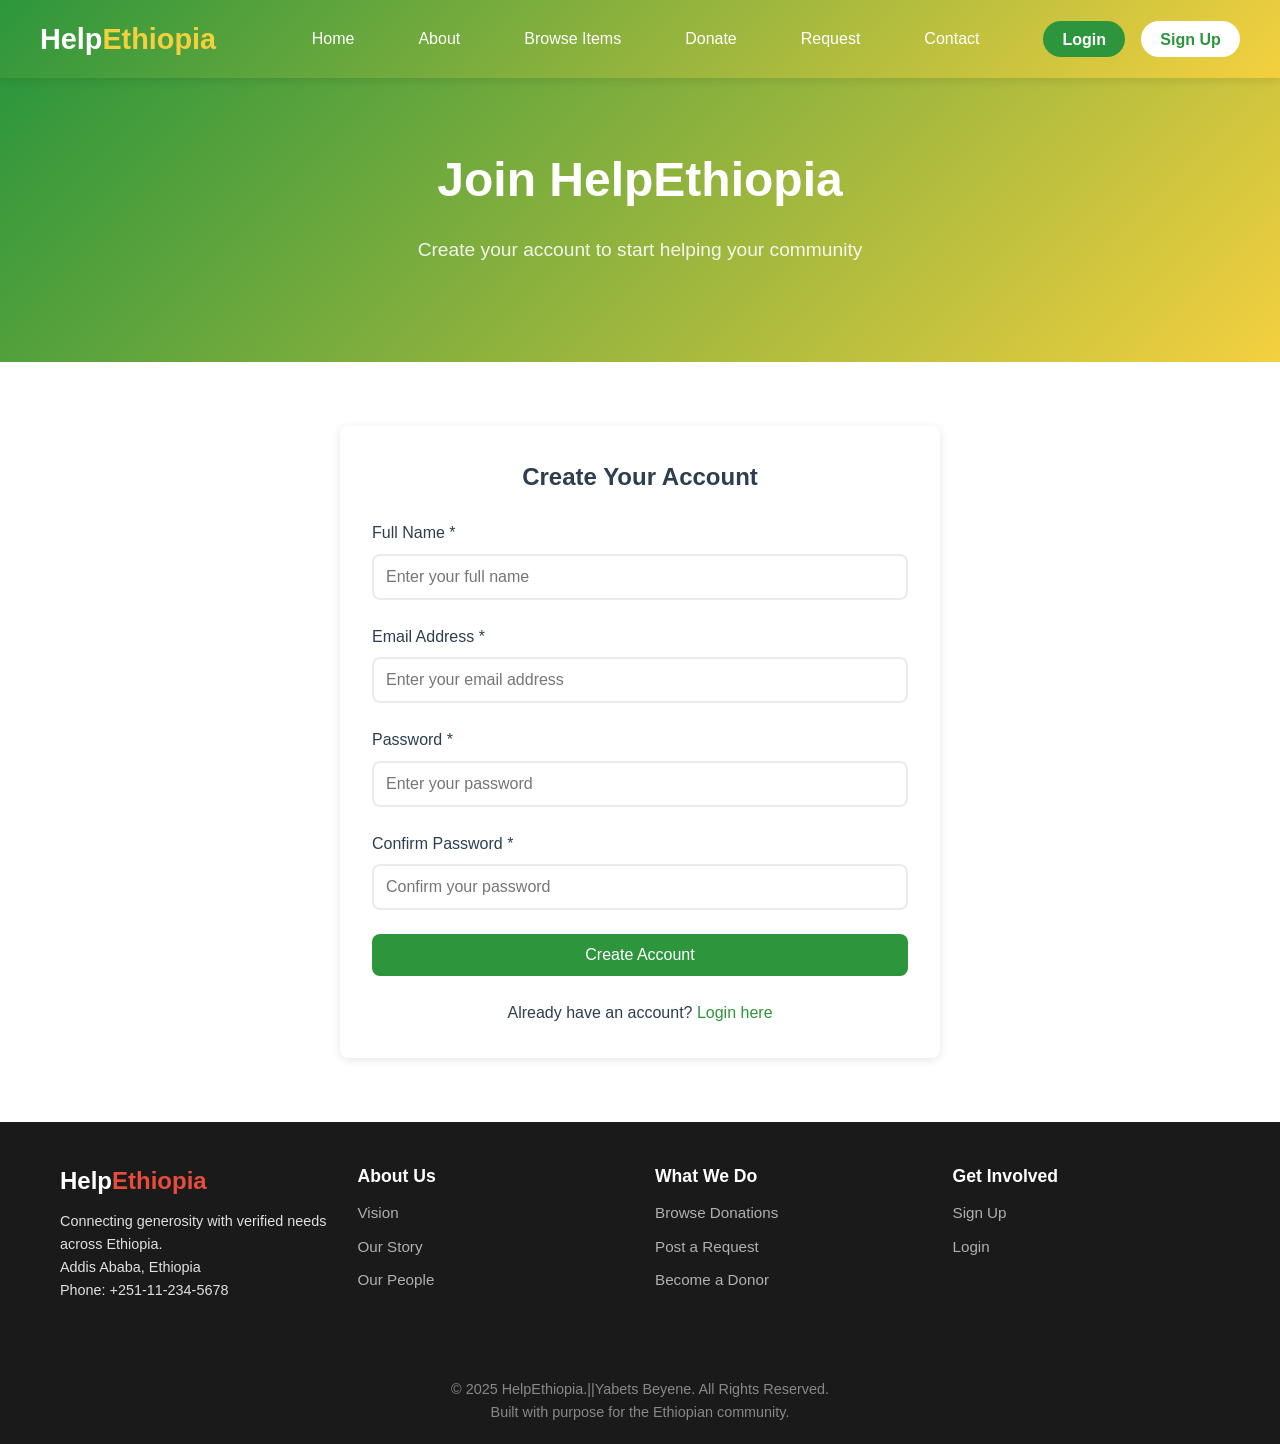
<file: signup.html>
<!DOCTYPE html>
<html lang="en">
<head>
    <meta charset="UTF-8">
    <meta name="viewport" content="width=device-width, initial-scale=1.0">
    <title>Sign Up - HelpEthiopia</title>
    <link rel="icon" type="image/jpeg" href="images/download.jpg">
    <link rel="stylesheet" href="css/style.css">
    <link rel="stylesheet" href="css/forms.css">
</head>
<body>
    <!-- Navigation -->
    <header>
        <nav class="navbar container">
            <div class="logo">Help<span>Ethiopia</span></div>
            <ul class="nav-links">
                <li><a href="index.html">Home</a></li>
                <li><a href="about.html">About</a></li>
                <li><a href="items.html">Browse Items</a></li>
                <li><a href="donate.html">Donate</a></li>
                <li><a href="request.html">Request</a></li>
                <li><a href="contact.html">Contact</a></li>
            </ul>
            <ul class="nav-auth">
                <li><a href="login.html" class="btn-login">Login</a></li>
                <li><a href="signup.html" class="btn-signup active">Sign Up</a></li>
            </ul>
        </nav>
    </header>

    <!-- Hero Section -->
    <section class="hero">
        <div class="container">
            <h1>Join HelpEthiopia</h1>
            <p>Create your account to start helping your community</p>
        </div>
    </section>

    <!-- Signup Form -->
    <section class="section">
        <div class="container">
            <div class="form-container">
                <h2 class="text-center mb-3">Create Your Account</h2>
                
                <form id="signupForm">
                    <div class="form-group">
                        <label for="fullName">Full Name *</label>
                        <input type="text" id="fullName" name="fullName" class="form-control" placeholder="Enter your full name" required>
                    </div>

                    <div class="form-group">
                        <label for="email">Email Address *</label>
                        <input type="email" id="email" name="email" class="form-control" placeholder="Enter your email address" required>
                    </div>

                    <div class="form-group">
                        <label for="password">Password *</label>
                        <input type="password" id="password" name="password" class="form-control" placeholder="Enter your password" required>
                    </div>

                    <div class="form-group">
                        <label for="confirmPassword">Confirm Password *</label>
                        <input type="password" id="confirmPassword" name="confirmPassword" class="form-control" placeholder="Confirm your password" required>
                    </div>

                    <button type="submit" class="btn btn-primary" style="width: 100%;">Create Account</button>
                </form>

                <div class="text-center mt-3">
                    <p>Already have an account? <a href="login.html" style="color: var(--primary-green);">Login here</a></p>
                </div>
            </div>
        </div>
    </section>

    <!-- Footer -->
    <footer class="footer-main">
    <div class="container footer-content">
        <div class="footer-logo-col">
            <div class="footer-logo">Help<span>Ethiopia</span></div>
            <p class="footer-info">
                Connecting generosity with verified needs across Ethiopia.<br>
                Addis Ababa, Ethiopia<br>
                Phone: +251-11-234-5678
            </p>
            <div class="footer-social">
                <a href="#"><i class="fab fa-facebook-f"></i></a>
                <a href="#"><i class="fab fa-twitter"></i></a>
                <a href="#"><i class="fab fa-instagram"></i></a>
                <a href="#"><i class="fab fa-linkedin-in"></i></a>
            </div>
        </div>

        <div class="footer-col">
            <h4>About Us</h4>
            <ul>
                <li><a href="about.html#vision">Vision</a></li>
                <li><a href="about.html#story">Our Story</a></li>
                <li><a href="about.html#team">Our People</a></li>
            </ul>
        </div>

        <div class="footer-col">
            <h4>What We Do</h4>
            <ul>
                <li><a href="items.html">Browse Donations</a></li>
                <li><a href="request.html">Post a Request</a></li>
                <li><a href="donate.html">Become a Donor</a></li>
            </ul>
        </div>

        <div class="footer-col">
            <h4>Get Involved</h4>
            <ul>
                <li><a href="signup.html">Sign Up</a></li>
                <li><a href="login.html">Login</a></li>
            </ul>
        </div>
    </div>

    <div class="footer-bottom">
        <p>&copy; 2025 HelpEthiopia.||Yabets Beyene. All Rights Reserved.</p>
        <p>Built with purpose for the Ethiopian community.</p>
    </div>
</footer>

    <script src="js/main.js"></script>
    <script src="js/auth.js"></script>
</body>
</html>
</file>
<file: css/style.css>
/* style.css - Common styles for HelpEthiopia */
/* Shared styles: variables, reset, navigation, footer, buttons, utilities, common components */

/* ===== CSS VARIABLES ===== */
:root {
    --primary-green: #2D963C;
    --primary-yellow: #F4D03F;
    --primary-red: #E74C3C;
    --dark: #2C3E50;
    --light-gray: #F8F9FA;
    --medium-gray: #6C757D;
    --white: #FFFFFF;
    --shadow: 0 2px 10px rgba(0,0,0,0.1);
    --border-radius: 8px;
    --transition: all 0.3s ease;
}

/* ===== RESET & BASE STYLES ===== */
* {
    margin: 0;
    padding: 0;
    box-sizing: border-box;
}

body {
    font-family: 'Segoe UI', Tahoma, Geneva, Verdana, sans-serif;
    line-height: 1.6;
    color: var(--dark);
    background-color: var(--white);
}

img {
    max-width: 100%;
    height: auto;
}

a {
    text-decoration: none;
    color: inherit;
}

ul {
    list-style: none;
}

/* ===== LAYOUT COMPONENTS ===== */
.container {
    max-width: 1200px;
    margin: 0 auto;
    padding: 0 20px;
}

/* ===== COMMON HERO SECTION ===== */
.hero {
    background: linear-gradient(135deg, var(--primary-green), var(--primary-yellow));
    color: var(--white);
    text-align: center;
    padding: 4rem 0;
}

.hero h1 {
    font-size: 3rem;
    margin-bottom: 1rem;
    font-weight: bold;
}

.hero p {
    font-size: 1.2rem;
    margin-bottom: 2rem;
    opacity: 0.9;
}

.hero-buttons {
    display: flex;
    gap: 1rem;
    justify-content: center;
    flex-wrap: wrap;
}

/* ===== COMMON SECTIONS ===== */
.section {
    padding: 4rem 0;
}

.section-title {
    text-align: center;
    font-size: 2.5rem;
    margin-bottom: 1rem;
    color: var(--dark);
}

.section-subtitle {
    text-align: center;
    font-size: 1.1rem;
    color: var(--medium-gray);
    margin-bottom: 3rem;
}

/* ===== COMMON GRID LAYOUTS ===== */
.grid {
    display: grid;
    gap: 2rem;
}

.grid-2 {
    grid-template-columns: repeat(auto-fit, minmax(300px, 1fr));
}

.grid-3 {
    grid-template-columns: repeat(auto-fit, minmax(250px, 1fr));
}

.grid-4 {
    grid-template-columns: repeat(auto-fit, minmax(200px, 1fr));
}

/* ===== COMMON CARDS ===== */
.card {
    background: var(--white);
    border-radius: var(--border-radius);
    box-shadow: var(--shadow);
    padding: 2rem;
    transition: var(--transition);
}

.card:hover {
    transform: translateY(-5px);
    box-shadow: 0 4px 20px rgba(0,0,0,0.15);
}

/* ===== COMMON FORMS ===== */
.form-container {
    max-width: 600px;
    margin: 0 auto;
    background: var(--white);
    padding: 2rem;
    border-radius: var(--border-radius);
    box-shadow: var(--shadow);
}

.form-group {
    margin-bottom: 1.5rem;
}

.form-group label {
    display: block;
    margin-bottom: 0.5rem;
    font-weight: 500;
    color: var(--dark);
}

.form-control {
    width: 100%;
    padding: 0.75rem;
    border: 2px solid #E9ECEF;
    border-radius: var(--border-radius);
    font-size: 1rem;
    transition: var(--transition);
}

.form-control:focus {
    outline: none;
    border-color: var(--primary-green);
    box-shadow: 0 0 0 3px rgba(45, 150, 60, 0.1);
}

textarea.form-control {
    resize: vertical;
    min-height: 120px;
}

/* ===== HEADER & NAVIGATION ===== */
header {
    background: linear-gradient(135deg, var(--primary-green), var(--primary-yellow));
    box-shadow: var(--shadow);
    position: sticky;
    top: 0;
    z-index: 100;
}

.navbar {
    display: flex;
    justify-content: space-between;
    align-items: center;
    padding: 1rem 0;
}

.logo {
    font-size: 1.8rem;
    font-weight: bold;
    color: var(--white);
}

.logo span {
    color: var(--primary-yellow);
}

.nav-links {
    display: flex;
    gap: 2rem;
    margin-left: 2rem;
}

.nav-auth {
    display: flex;
    gap: 1rem;
    align-items: center;
}

.nav-links a,
.nav-auth a {
    color: var(--white);
    font-weight: 500;
    padding: 0.5rem 1rem;
    border-radius: var(--border-radius);
    transition: var(--transition);
}

.nav-links a:hover,
.nav-links a.active,
.nav-auth a:hover {
    background-color: rgba(255, 255, 255, 0.2);
}

/* Special styling for login and Sign Up button */
.btn-signup {
    background-color: var(--white) !important;
    color: var(--primary-green) !important;
    font-weight: 600 !important;
    padding: 0.6rem 1.2rem !important;
    border-radius: 25px !important;
}

.btn-login {
    background-color: var(--primary-green) !important;
    color: var(--white) !important;
    font-weight: 600 !important;
    padding: 0.6rem 1.2rem !important;
    border-radius: 25px !important;
}

.btn-login:hover {
    background-color: #247A32 !important;
    transform: translateY(-1px);
    box-shadow: 0 2px 8px rgba(0, 0, 0, 0.15);
}

.btn-signup:hover {
    background-color: rgba(255, 255, 255, 0.9) !important;
    transform: translateY(-1px);
    box-shadow: 0 2px 8px rgba(0, 0, 0, 0.15);
}

/* Mobile Navigation */
@media (max-width: 768px) {
    .navbar {
        flex-direction: column;
        gap: 1rem;
    }
    
    .nav-links {
        flex-wrap: wrap;
        justify-content: center;
        gap: 1rem;
        margin-left: 0;
    }
    
    .nav-auth {
        justify-content: center;
        gap: 1rem;
    }
}

/* ===== BUTTONS ===== */
.btn {
    display: inline-block;
    padding: 0.75rem 1.5rem;
    border: none;
    border-radius: var(--border-radius);
    font-size: 1rem;
    font-weight: 500;
    text-align: center;
    cursor: pointer;
    transition: var(--transition);
    text-decoration: none;
}

.btn-primary {
    background-color: var(--primary-green);
    color: var(--white);
}

.btn-primary:hover {
    background-color: #247A32;
    transform: translateY(-2px);
}

.btn-secondary {
    background-color: var(--primary-red);
    color: var(--white);
}

.btn-secondary:hover {
    background-color: #C0392B;
    transform: translateY(-2px);
}

.btn-outline {
    background-color: transparent;
    color: var(--primary-green);
    border: 2px solid var(--primary-green);
}

.btn-outline:hover {
    background-color: var(--primary-green);
    color: var(--white);
}

/* ===== FOOTER ===== */
.footer-main {
    background-color: #1a1a1a;
    color: #e0e0e0;
    padding: 40px 20px 20px;
}

.footer-content {
    display: flex;
    flex-wrap: wrap;
    gap: 30px;
    justify-content: space-between;
}

.footer-logo-col,
.footer-col {
    flex: 1;
    min-width: 180px;
}

.footer-logo {
    font-size: 1.5rem;
    font-weight: bold;
    margin-bottom: 10px;
    color: #fff;
}

.footer-logo span {
    color: #e74c3c; /* primary red */
}

.footer-info {
    font-size: 0.9rem;
    margin-bottom: 15px;
}

.footer-social a {
    color: #fff;
    margin-right: 10px;
    font-size: 1.2rem;
}

.footer-social a:hover {
    color: #f4d03f; /* primary yellow */
}

.footer-col h4 {
    color: #fff;
    margin-bottom: 10px;
    font-size: 1.1rem;
}

.footer-col ul {
    list-style: none;
    padding: 0;
}

.footer-col ul li {
    margin-bottom: 8px;
}

.footer-col ul li a {
    color: #b0b0b0;
    text-decoration: none;
    font-size: 0.95rem;
}

.footer-col ul li a:hover {
    color: #f4d03f;
}

.footer-bottom {
    text-align: center;
    margin-top: 30px;
    font-size: 0.9rem;
    color: #888;
}

/* ===== UTILITY CLASSES ===== */
.text-center {
    text-align: center;
}

.text-left {
    text-align: left;
}

.text-right {
    text-align: right;
}

.mb-1 { margin-bottom: 0.5rem; }
.mb-2 { margin-bottom: 1rem; }
.mb-3 { margin-bottom: 1.5rem; }
.mb-4 { margin-bottom: 2rem; }

.mt-1 { margin-top: 0.5rem; }
.mt-2 { margin-top: 1rem; }
.mt-3 { margin-top: 1.5rem; }
.mt-4 { margin-top: 2rem; }

.p-1 { padding: 0.5rem; }
.p-2 { padding: 1rem; }
.p-3 { padding: 1.5rem; }
.p-4 { padding: 2rem; }

.hidden {
    display: none;
}

.visible {
    display: block;
}

/* ===== COMMON RESPONSIVE DESIGN ===== */
@media (max-width: 768px) {
    .container {
        padding: 0 15px;
    }
    
    .btn {
        padding: 0.6rem 1.2rem;
        font-size: 0.9rem;
    }
    
    .hero h1 {
        font-size: 2rem;
    }
    
    .hero-buttons {
        flex-direction: column;
        align-items: center;
    }
    
    .section {
        padding: 2rem 0;
    }
    
    .section-title {
        font-size: 2rem;
    }
    
    .form-container {
        padding: 1.5rem;
    }
    
    .grid {
        gap: 1rem;
    }
}

@media (max-width: 480px) {
    .hero h1 {
        font-size: 1.8rem;
    }
    
    .section-title {
        font-size: 1.8rem;
    }
    
    .form-container {
        padding: 1rem;
    }
}
</file>
<file: css/forms.css>
/* forms.css - Form styles for donate, request, login, signup pages */
/* Only unique styles not covered by style.css */

/* ===== ALERTS ===== */
.alert {
    position: fixed;
    top: 20px;
    right: 20px;
    padding: 1rem 1.5rem;
    border-radius: var(--border-radius);
    box-shadow: var(--shadow);
    z-index: 1000;
    display: flex;
    align-items: center;
    gap: 1rem;
    max-width: 400px;
    animation: slideIn 0.3s ease;
}

.alert-success {
    background-color: var(--primary-green);
    color: var(--white);
}

.alert-error {
    background-color: var(--primary-red);
    color: var(--white);
}

.alert-info {
    background-color: var(--primary-yellow);
    color: var(--dark);
}

.alert-close {
    background: none;
    border: none;
    color: inherit;
    font-size: 1.5rem;
    cursor: pointer;
    padding: 0;
    margin-left: auto;
}

@keyframes slideIn {
    from {
        transform: translateX(100%);
        opacity: 0;
    }
    to {
        transform: translateX(0);
        opacity: 1;
    }
}

/* ===== RESPONSIVE ALERTS ===== */
@media (max-width: 768px) {
    .alert {
        right: 10px;
        left: 10px;
        max-width: none;
    }
}
</file>
<file: css/items.css>
/* items.css - Items page specific styles */
/* Only unique styles not covered by style.css */

/* ===== ITEM CARDS ===== */
.item-card {
    background: var(--white);
    border-radius: var(--border-radius);
    box-shadow: var(--shadow);
    overflow: hidden;
    transition: var(--transition);
}

.item-card:hover {
    transform: translateY(-5px);
    box-shadow: 0 4px 20px rgba(0,0,0,0.15);
}

.item-image {
    width: 100%;
    height: 200px;
    object-fit: cover;
}

.item-content {
    padding: 1.5rem;
}

.item-content h3 {
    margin-bottom: 0.5rem;
    color: var(--dark);
}

.item-content p {
    margin-bottom: 0.5rem;
    color: var(--medium-gray);
}

/* ===== BADGES ===== */
.badge {
    display: inline-block;
    padding: 0.25rem 0.75rem;
    border-radius: 20px;
    font-size: 0.8rem;
    font-weight: 500;
    margin-bottom: 0.5rem;
}

.badge-donation {
    background-color: var(--primary-green);
    color: var(--white);
}

.badge-request {
    background-color: var(--primary-red);
    color: var(--white);
}

/* ===== FILTERS ===== */
.filters {
    display: flex;
    justify-content: center;
    gap: 1rem;
    margin-bottom: 2rem;
    flex-wrap: wrap;
}

.filter-btn {
    padding: 0.5rem 1rem;
    border: 2px solid var(--primary-green);
    background: transparent;
    color: var(--primary-green);
    border-radius: var(--border-radius);
    cursor: pointer;
    transition: var(--transition);
}

.filter-btn:hover,
.filter-btn.active {
    background: var(--primary-green);
    color: var(--white);
}

/* ===== NO ITEMS MESSAGE ===== */
.no-items {
    text-align: center;
    padding: 3rem;
    color: var(--medium-gray);
}

.no-items h3 {
    margin-bottom: 1rem;
    color: var(--dark);
}

/* ===== RESPONSIVE DESIGN ===== */
@media (max-width: 768px) {
    .filters {
        gap: 0.5rem;
    }
    
    .filter-btn {
        padding: 0.4rem 0.8rem;
        font-size: 0.9rem;
    }
}
</file>
